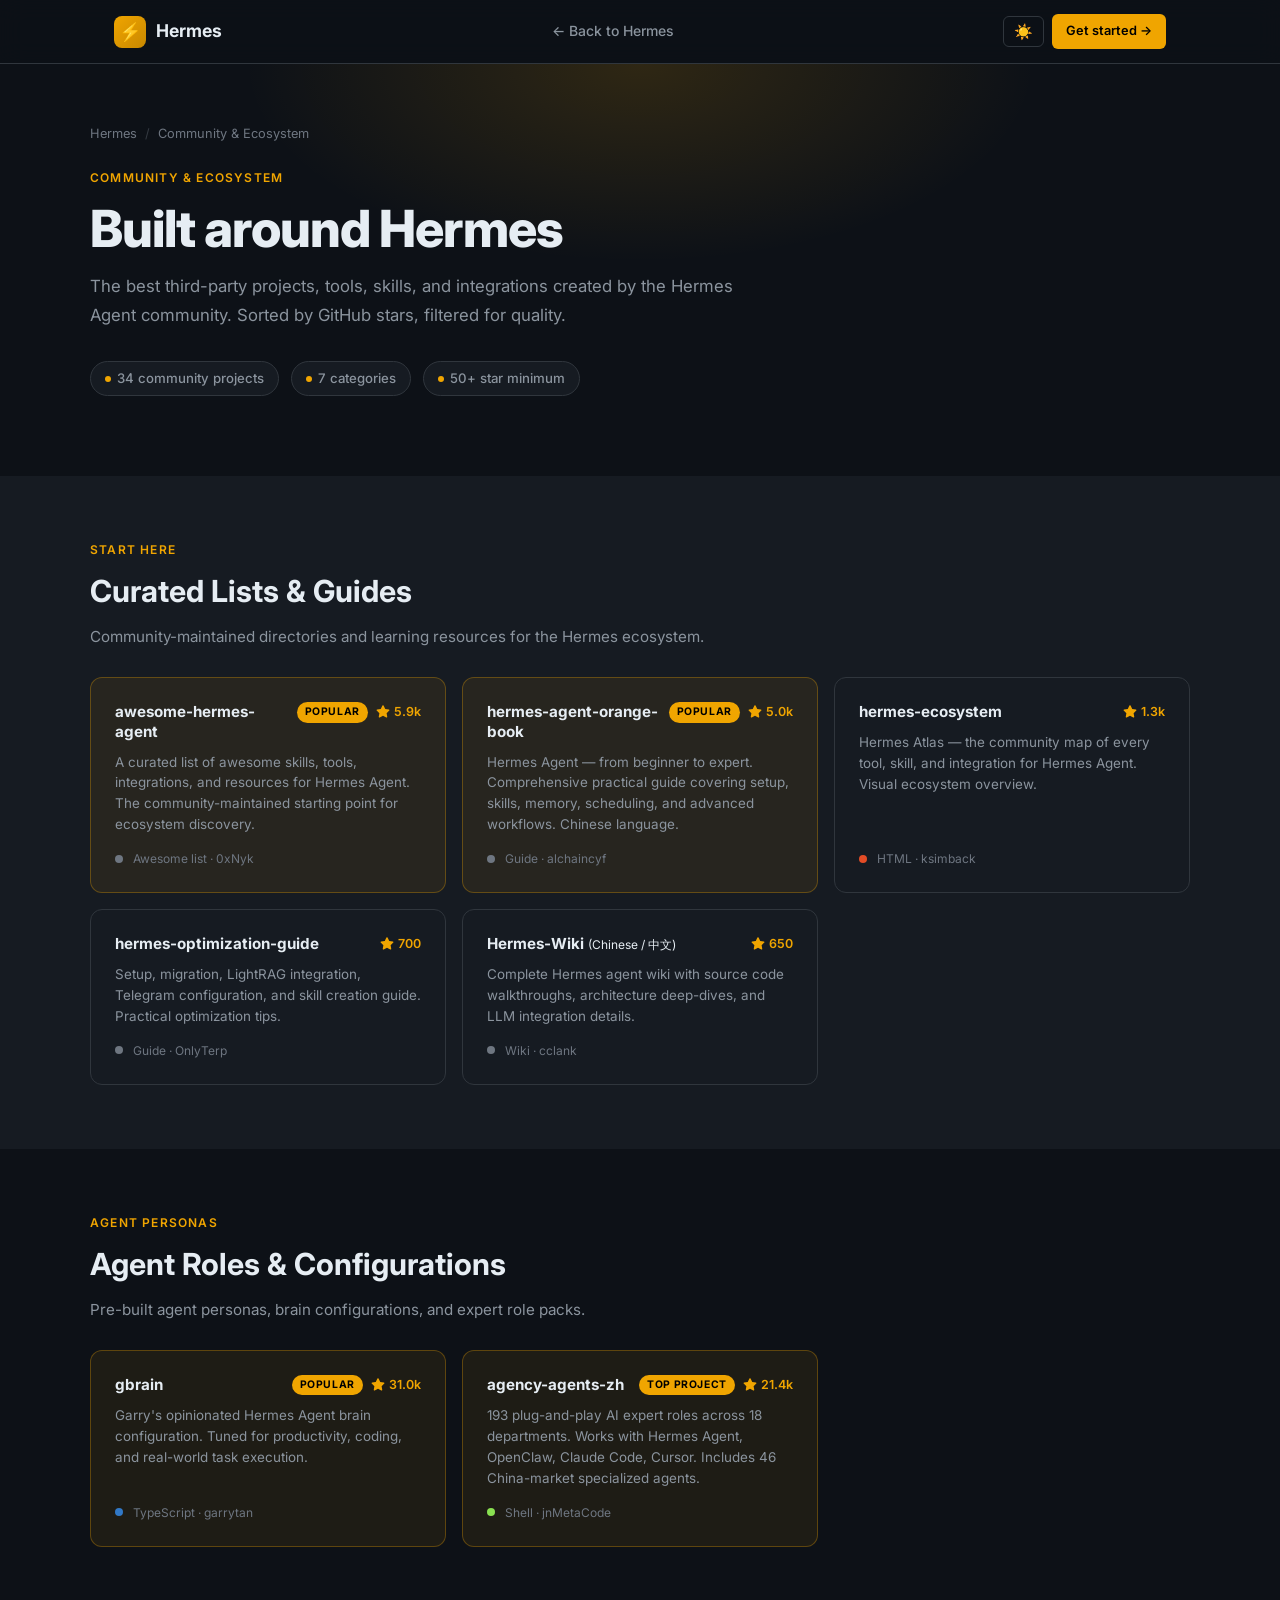
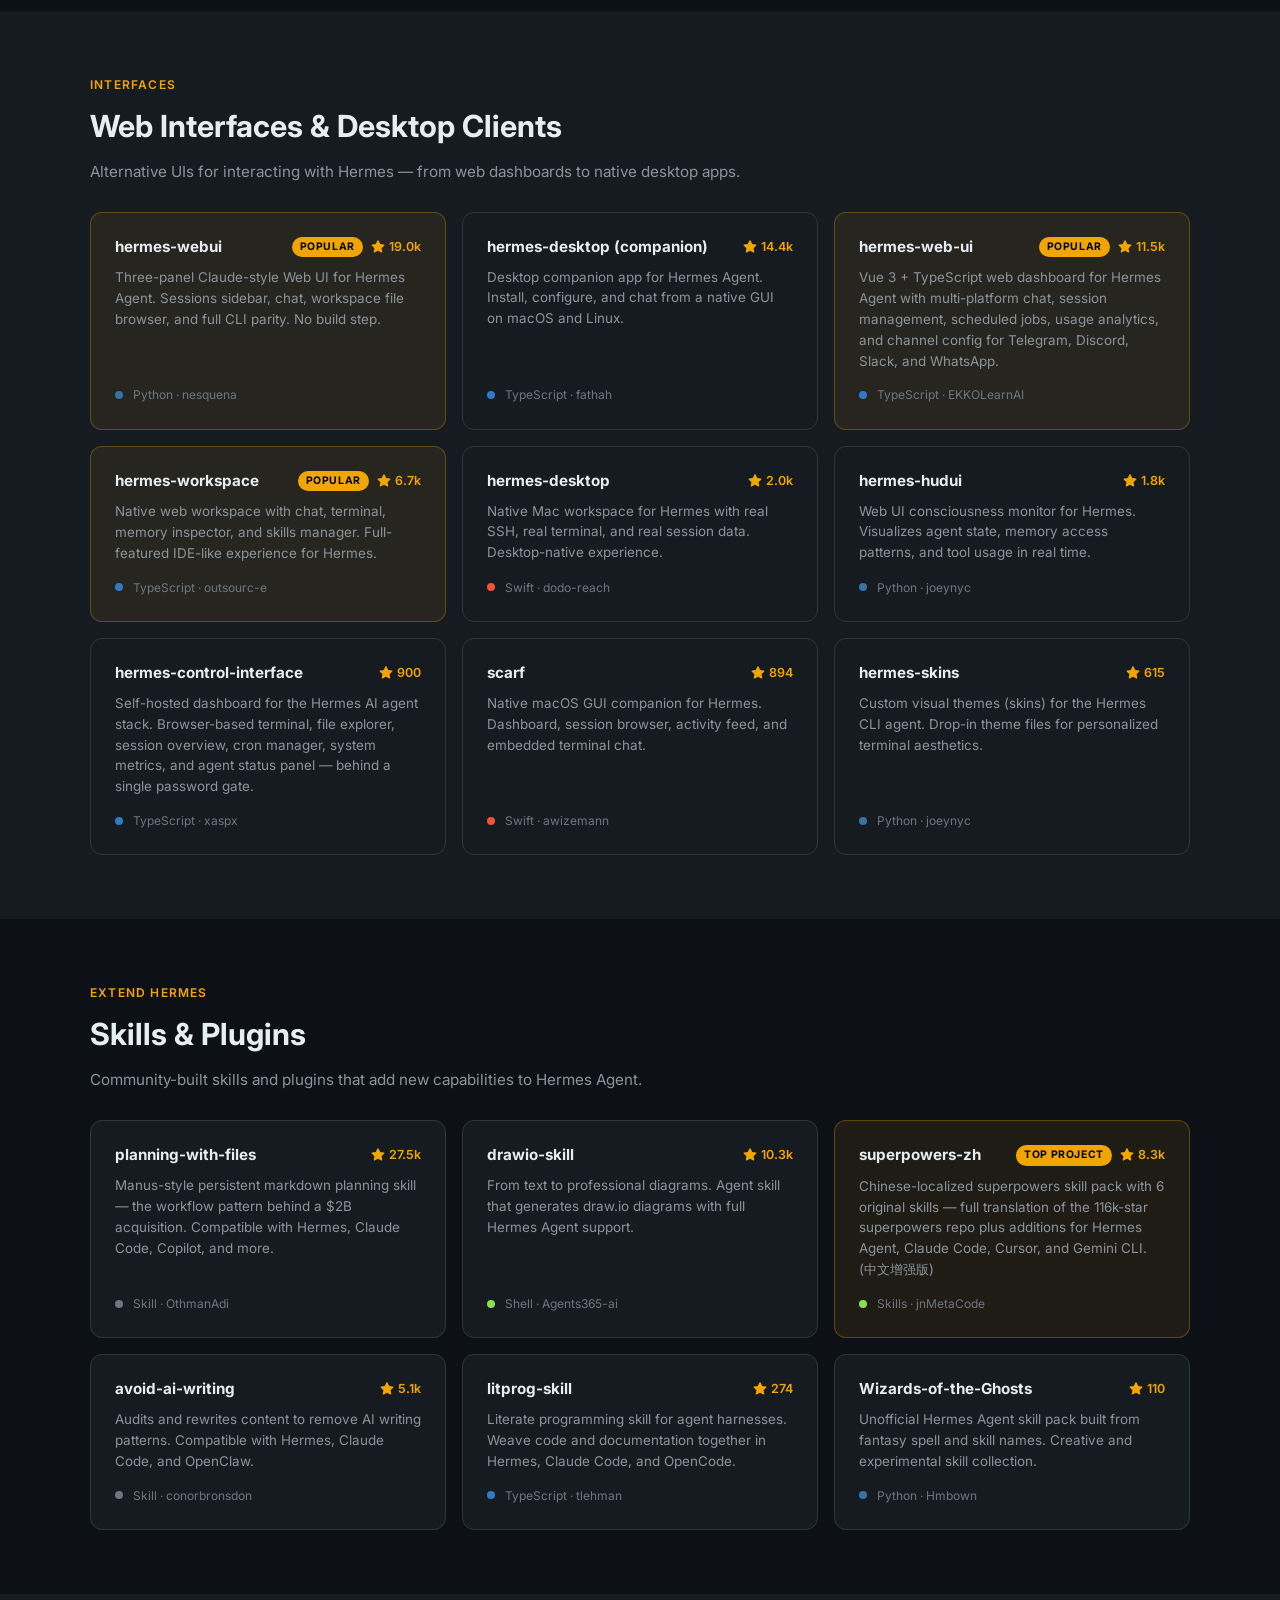
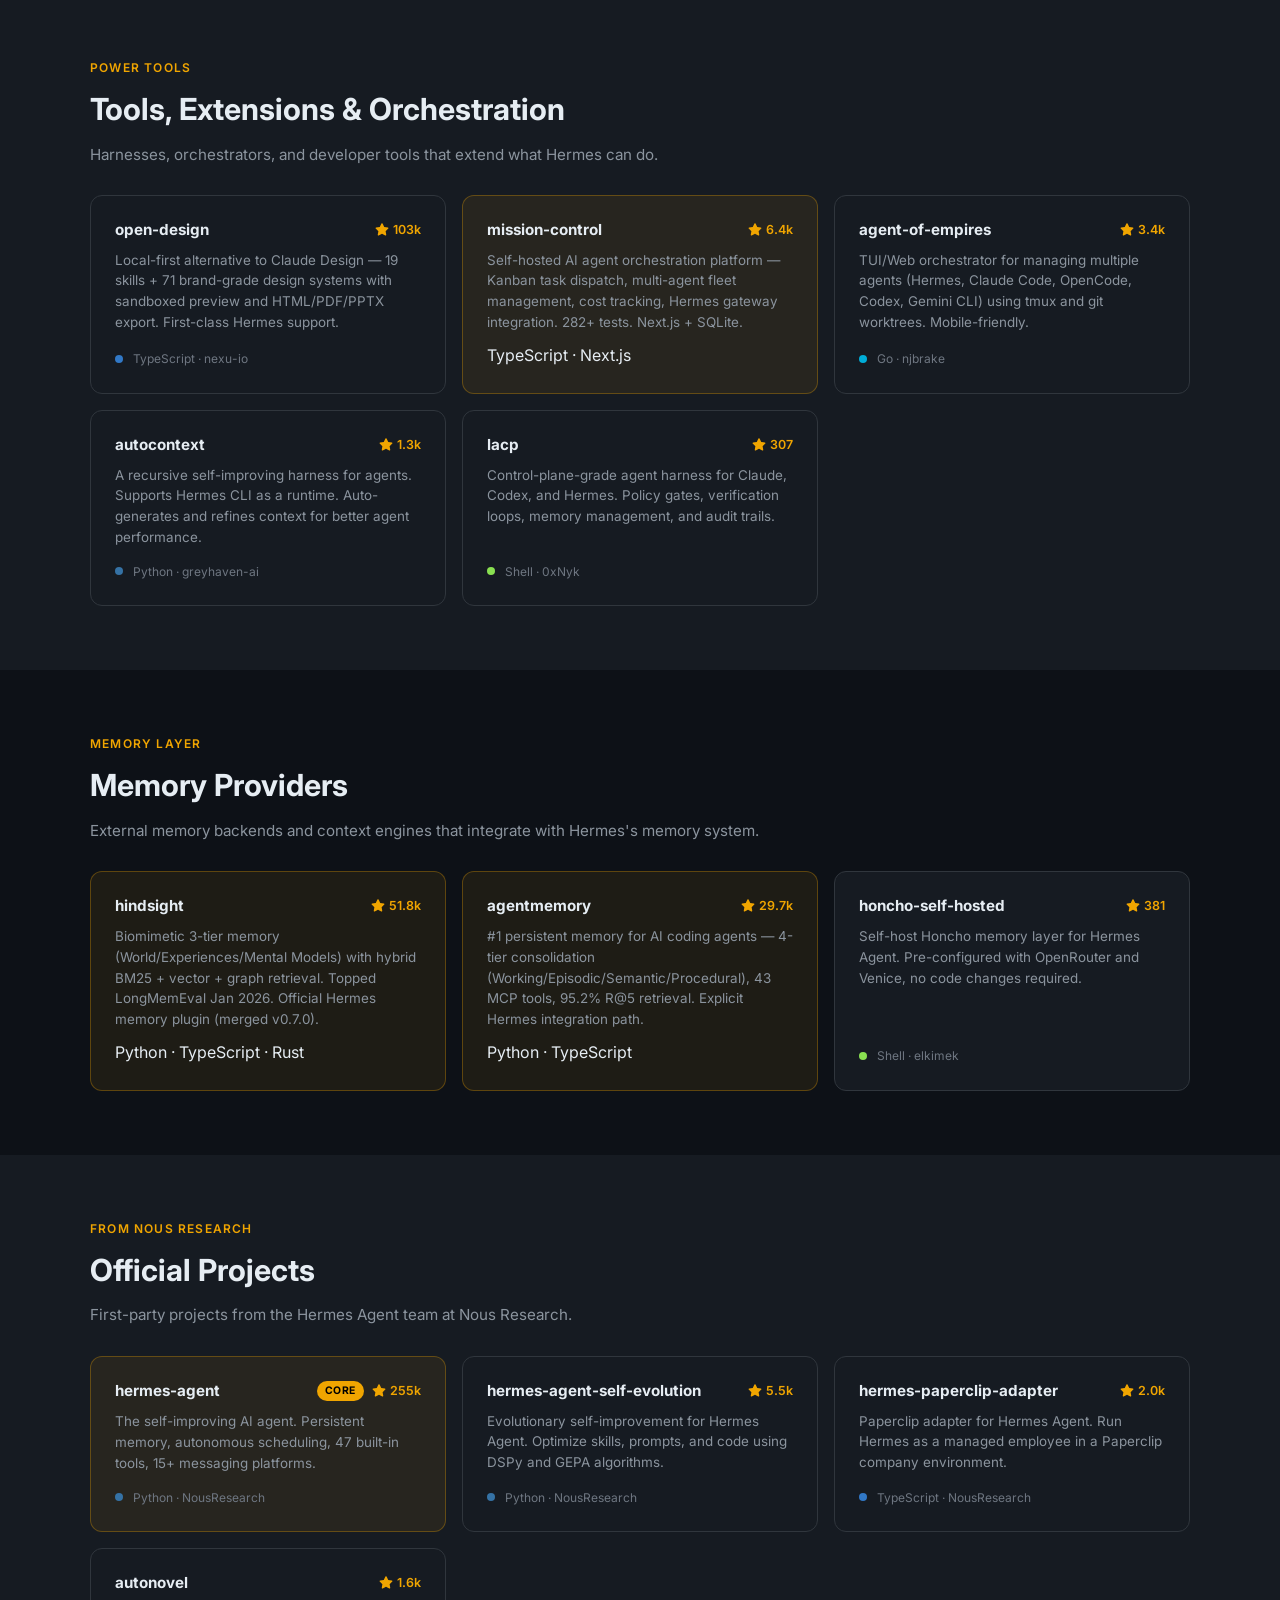
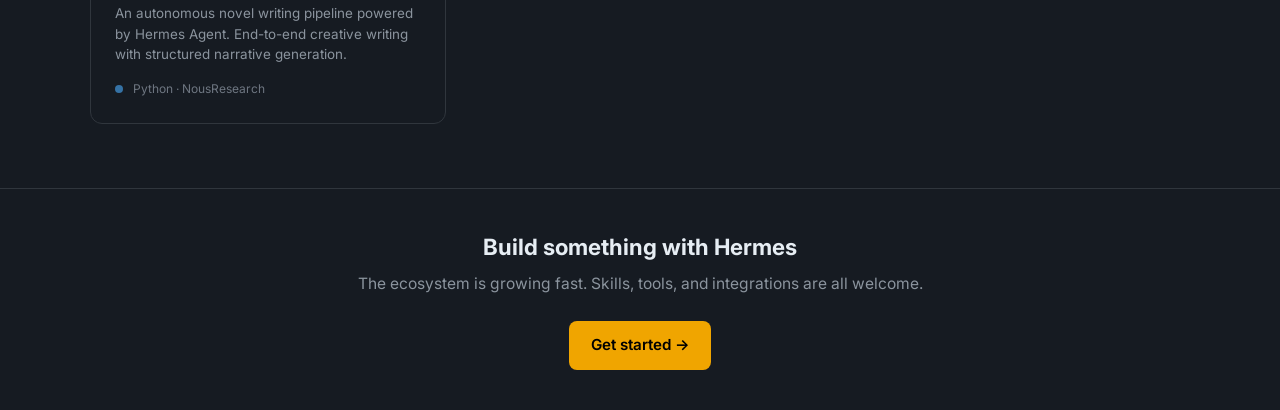
<file: community/index.html>
<!DOCTYPE html>
<html lang="en" data-theme="dark">
<head>
  <script>
    // Canonical URL: strip trailing index.html so links always show the clean path
    (function(){
      var p = window.location.pathname;
      if (p.endsWith('/index.html')) {
        var clean = p.slice(0, p.length - 'index.html'.length);
        window.history.replaceState(null, '', clean + window.location.search + window.location.hash);
      }
    })();
  </script>
  <meta charset="UTF-8" />
  <meta name="viewport" content="width=device-width, initial-scale=1.0" />
  <title>Hermes Ecosystem — Community Projects &amp; Tools</title>
  <meta name="description" content="The best third-party projects, tools, skills, and integrations built around Hermes Agent by the open-source community." />
  <meta property="og:title" content="Hermes Ecosystem — Community Projects & Tools" />
  <meta property="og:description" content="The best third-party projects, tools, skills, and integrations built around Hermes Agent." />
  <meta property="og:type" content="website" />
  <link rel="icon" type="image/svg+xml" href="/favicon.svg" />
  <link rel="icon" type="image/png" sizes="32x32" href="/favicon-32.png" />
  <link rel="icon" type="image/png" sizes="192x192" href="/favicon-192.png" />
  <link rel="shortcut icon" href="/favicon.ico" />
  <link rel="apple-touch-icon" sizes="512x512" href="/apple-touch-icon.png" />
  <link rel="preconnect" href="https://fonts.googleapis.com" />
  <link rel="preconnect" href="https://fonts.gstatic.com" crossorigin />
  <link href="https://fonts.googleapis.com/css2?family=Inter:wght@300;400;500;600;700;800&family=JetBrains+Mono:wght@400;500&display=swap" rel="stylesheet" />
  <style>
    :root {
      --bg-primary: #0d1117;
      --bg-secondary: #161b22;
      --bg-tertiary: #21262d;
      --bg-card: #161b22;
      --bg-card-hover: #1c2128;
      --border: #30363d;
      --border-hover: #484f58;
      --text-primary: #e6edf3;
      --text-secondary: #8b949e;
      --text-muted: #6e7681;
      --accent: #f0a500;
      --accent-dim: #c88800;
      --accent-glow: rgba(240,165,0,0.15);
      --accent-subtle: rgba(240,165,0,0.08);
      --green: #3fb950;
      --red: #f85149;
      --blue: #58a6ff;
      --purple: #bc8cff;
      --nav-height: 64px;
      --radius: 8px;
      --radius-lg: 12px;
      --shadow: 0 1px 3px rgba(0,0,0,0.4),0 4px 16px rgba(0,0,0,0.3);
    }
    [data-theme="light"] {
      --bg-primary: #ffffff;
      --bg-secondary: #f6f8fa;
      --bg-tertiary: #eaeef2;
      --bg-card: #ffffff;
      --bg-card-hover: #f6f8fa;
      --border: #d0d7de;
      --border-hover: #9198a1;
      --text-primary: #1f2328;
      --text-secondary: #656d76;
      --text-muted: #9198a1;
      --accent: #c07800;
      --accent-dim: #a06000;
      --accent-glow: rgba(192,120,0,0.12);
      --accent-subtle: rgba(192,120,0,0.06);
      --green: #1a7f37;
      --red: #cf222e;
      --blue: #0969da;
      --purple: #7c3aed;
      --shadow: 0 1px 3px rgba(0,0,0,0.1),0 4px 16px rgba(0,0,0,0.06);
    }
    *,*::before,*::after{box-sizing:border-box;margin:0;padding:0}
    html{scroll-behavior:smooth;font-size:16px;overflow-x:hidden}
    body{font-family:'Inter',-apple-system,BlinkMacSystemFont,'Segoe UI',sans-serif;background:var(--bg-primary);color:var(--text-primary);line-height:1.6;transition:background 0.2s,color 0.2s;-webkit-font-smoothing:antialiased}
    a{color:var(--accent);text-decoration:none;transition:color 0.15s}
    a:hover{color:var(--accent-dim)}
    ::-webkit-scrollbar{width:6px;height:6px}
    ::-webkit-scrollbar-track{background:var(--bg-secondary)}
    ::-webkit-scrollbar-thumb{background:var(--border);border-radius:3px}

    /* Nav */
    #nav{position:fixed;top:0;left:0;right:0;height:var(--nav-height);background:rgba(13,17,23,0.92);backdrop-filter:blur(12px);-webkit-backdrop-filter:blur(12px);border-bottom:1px solid var(--border);z-index:1000}
    [data-theme="light"] #nav{background:rgba(255,255,255,0.92)}
    .nav-inner{max-width:1100px;margin:0 auto;padding:0 24px;height:100%;display:flex;align-items:center;justify-content:space-between;gap:16px}
    .nav-logo{display:flex;align-items:center;gap:10px;font-weight:700;font-size:1.1rem;color:var(--text-primary);text-decoration:none;flex-shrink:0}
    .nav-logo-icon{width:32px;height:32px;background:linear-gradient(135deg,var(--accent),var(--accent-dim));border-radius:8px;display:flex;align-items:center;justify-content:center;font-size:18px;line-height:1}
    .nav-back{display:flex;align-items:center;gap:6px;color:var(--text-secondary);font-size:0.875rem;font-weight:500;padding:6px 12px;border-radius:6px;transition:color 0.15s,background 0.15s;text-decoration:none}
    .nav-back:hover{color:var(--text-primary);background:var(--bg-tertiary)}
    .btn-theme{background:none;border:1px solid var(--border);color:var(--text-secondary);cursor:pointer;padding:7px 10px;border-radius:6px;font-size:15px;line-height:1;transition:border-color 0.15s,color 0.15s,background 0.15s}
    .btn-theme:hover{border-color:var(--border-hover);color:var(--text-primary);background:var(--bg-tertiary)}
    .hamburger{display:none;flex-direction:column;gap:5px;cursor:pointer;padding:6px;border:1px solid var(--border);border-radius:6px;background:none;transition:border-color 0.15s;flex-shrink:0}
    .hamburger:hover{border-color:var(--border-hover)}
    .hamburger span{display:block;width:20px;height:2px;background:var(--text-secondary);border-radius:2px;transition:transform 0.2s,opacity 0.2s}
    .hamburger.open span:nth-child(1){transform:translateY(7px) rotate(45deg)}
    .hamburger.open span:nth-child(2){opacity:0}
    .hamburger.open span:nth-child(3){transform:translateY(-7px) rotate(-45deg)}
    #community-mobile-menu{display:none;position:fixed;top:var(--nav-height);left:0;right:0;background:var(--bg-secondary);border-bottom:1px solid var(--border);padding:16px 24px;z-index:999;flex-direction:column;gap:4px}
    #community-mobile-menu.open{display:flex}
    #community-mobile-menu a{color:var(--text-secondary);font-size:0.95rem;font-weight:500;padding:10px 12px;border-radius:6px;transition:color 0.15s,background 0.15s;text-decoration:none}
    #community-mobile-menu a:hover{color:var(--text-primary);background:var(--bg-tertiary)}
    .btn-cta{background:var(--accent);color:#000;font-size:0.8rem;font-weight:600;padding:7px 14px;border-radius:6px;border:none;cursor:pointer;text-decoration:none;display:inline-block;transition:background 0.15s,transform 0.1s;white-space:nowrap}
    .btn-cta:hover{background:var(--accent-dim);color:#000;transform:translateY(-1px)}

    /* Layout */
    main{padding-top:var(--nav-height)}
    .hero{padding:60px 24px 48px;background:var(--bg-primary);position:relative;overflow:hidden}
    .hero::before{content:'';position:absolute;top:-200px;left:50%;transform:translateX(-50%);width:800px;height:400px;background:radial-gradient(ellipse at center,var(--accent-glow) 0%,transparent 70%);pointer-events:none}
    .container{max-width:1100px;margin:0 auto;position:relative}
    .section{padding:64px 24px}
    .section-alt{background:var(--bg-secondary)}

    /* Breadcrumb */
    .breadcrumb{display:flex;align-items:center;gap:8px;font-size:0.8rem;color:var(--text-muted);margin-bottom:24px;flex-wrap:wrap}
    .breadcrumb a{color:var(--text-muted)}
    .breadcrumb a:hover{color:var(--accent)}
    .breadcrumb-sep{opacity:0.4}

    /* Hero content */
    .page-label{font-size:0.75rem;font-weight:600;letter-spacing:0.1em;text-transform:uppercase;color:var(--accent);margin-bottom:12px}
    .page-title{font-size:clamp(2rem,5vw,3.2rem);font-weight:800;line-height:1.1;letter-spacing:-0.02em;margin-bottom:16px}
    .page-sub{font-size:1.05rem;color:var(--text-secondary);max-width:680px;line-height:1.7;margin-bottom:32px}

    /* Stats bar */
    .stats-bar{display:flex;flex-wrap:wrap;gap:12px;margin-bottom:32px}
    .stat-pill{display:inline-flex;align-items:center;gap:6px;background:var(--bg-secondary);border:1px solid var(--border);color:var(--text-secondary);font-size:0.825rem;font-weight:500;padding:6px 14px;border-radius:100px}
    .stat-pill .dot{width:6px;height:6px;background:var(--accent);border-radius:50%;flex-shrink:0}

    /* Category sections */
    .cat-label{font-size:0.75rem;font-weight:600;letter-spacing:0.1em;text-transform:uppercase;color:var(--accent);margin-bottom:8px}
    .cat-title{font-size:clamp(1.4rem,3vw,1.9rem);font-weight:700;margin-bottom:8px;color:var(--text-primary)}
    .cat-desc{font-size:0.95rem;color:var(--text-secondary);max-width:680px;line-height:1.65;margin-bottom:28px}

    /* Project cards */
    .project-grid{display:grid;grid-template-columns:repeat(3,minmax(0,1fr));gap:16px;margin-bottom:0}
    .project-grid > *{min-width:0}
    .project-card{background:var(--bg-card);border:1px solid var(--border);border-radius:var(--radius-lg);padding:24px;display:flex;flex-direction:column;gap:10px;transition:border-color 0.2s,transform 0.15s,background 0.2s;text-decoration:none;color:inherit}
    .project-card:hover{border-color:var(--accent);transform:translateY(-3px);background:var(--bg-card-hover);color:inherit}
    .project-header{display:flex;align-items:flex-start;justify-content:space-between;gap:8px}
    .project-name{font-size:0.95rem;font-weight:700;color:var(--text-primary);line-height:1.3;word-break:break-word;min-width:0;flex:1}
    .project-stars{display:inline-flex;align-items:center;gap:4px;font-size:0.78rem;font-weight:600;color:var(--accent);white-space:nowrap;flex-shrink:0}
    .project-stars svg{width:14px;height:14px;fill:var(--accent)}
    .project-desc{font-size:0.84rem;color:var(--text-secondary);line-height:1.55;flex:1}
    .project-meta{display:flex;align-items:center;gap:10px;font-size:0.75rem;color:var(--text-muted);margin-top:auto;padding-top:4px}
    .lang-dot{width:8px;height:8px;border-radius:50%;flex-shrink:0}
    .lang-python{background:#3572A5}
    .lang-ts{background:#3178c6}
    .lang-js{background:#f1e05a}
    .lang-swift{background:#F05138}
    .lang-shell{background:#89e051}
    .lang-html{background:#e34c26}
    .lang-go{background:#00ADD8}
    .lang-rust{background:#dea584}
    .lang-makefile{background:#427819}
    .lang-docs{background:var(--text-muted)}

    /* Featured card (wider) */
    .project-card.featured{border-color:rgba(240,165,0,0.3);background:var(--accent-subtle)}
    .project-card.featured:hover{border-color:var(--accent)}
    .featured-badge{font-size:0.65rem;font-weight:700;letter-spacing:0.06em;text-transform:uppercase;background:var(--accent);color:#000;padding:2px 8px;border-radius:100px;flex-shrink:0}

    /* CTA footer */
    .cta-strip{background:var(--bg-secondary);border-top:1px solid var(--border);padding:40px 24px;text-align:center}
    .cta-strip h2{font-size:1.4rem;font-weight:700;margin-bottom:8px}
    .cta-strip p{color:var(--text-secondary);margin-bottom:24px;font-size:0.975rem}
    .cta-btns{display:flex;gap:12px;justify-content:center;flex-wrap:wrap}
    .btn-primary{display:inline-flex;align-items:center;gap:6px;background:var(--accent);color:#000;font-weight:600;font-size:0.95rem;padding:12px 22px;border-radius:8px;transition:background 0.15s,transform 0.1s}
    .btn-primary:hover{background:var(--accent-dim);color:#000;transform:translateY(-1px)}
    .btn-secondary{display:inline-flex;align-items:center;gap:6px;background:var(--bg-card);border:1px solid var(--border);color:var(--text-primary);font-weight:500;font-size:0.95rem;padding:12px 22px;border-radius:8px;transition:border-color 0.15s,background 0.15s}
    .btn-secondary:hover{border-color:var(--border-hover);background:var(--bg-card-hover);color:var(--text-primary)}

    /* Responsive */
    @media(max-width:900px){.project-grid{grid-template-columns:repeat(2,minmax(0,1fr))}}
    @media(max-width:640px){
      .project-grid{grid-template-columns:1fr}
      .nav-back{display:none}
      .btn-cta{display:none}
      .hamburger{display:flex}
      .nav-inner{gap:8px}
      .hero{padding:48px 16px 36px}
      .section{padding:48px 16px}
    }
  </style>
</head>
<body>

<nav id="nav">
  <div class="nav-inner">
    <a href="../index.html" class="nav-logo">
      <div class="nav-logo-icon">&#9889;</div>
      Hermes
    </a>
    <a href="../index.html#resources" class="nav-back"><span>&larr; Back to Hermes</span></a>
    <div style="display:flex;align-items:center;gap:8px;flex-shrink:0">
      <button class="btn-theme" id="theme-toggle" aria-label="Toggle theme">🌙</button>
      <a href="https://hermes-agent.nousresearch.com/docs/getting-started/installation" class="btn-cta" target="_blank" rel="noopener">Get started &rarr;</a>
    </div>
    <button class="hamburger" id="community-hamburger" aria-label="Open menu">
      <span></span><span></span><span></span>
    </button>
  </div>
</nav>

<div id="community-mobile-menu">
  <a href="../index.html">⚡ Hermes Home</a>
  <a href="../index.html#why">Why Hermes</a>
  <a href="../index.html#features">Features</a>
  <a href="../index.html#compare">Compare</a>
  <a href="../index.html#install">Install</a>
  <a href="../index.html#resources">Resources</a>
  <a href="../eli5/" style="color:var(--accent)">🧠 ELI5 — What is Hermes?</a>
  <a href="../models/" style="color:var(--accent)">🤖 Best Models 2026</a>
  <a href="../index.html#resources" style="color:var(--accent)">🌎 Community &amp; Ecosystem</a>
  <a href="https://hermes-agent.nousresearch.com/docs/getting-started/installation" target="_blank" rel="noopener" style="color:var(--accent);margin-top:4px">Get started →</a>
</div>

<main>
  <div class="hero">
    <div class="container">
      <nav class="breadcrumb" aria-label="Breadcrumb">
        <a href="../index.html">Hermes</a>
        <span class="breadcrumb-sep">/</span>
        <span>Community &amp; Ecosystem</span>
      </nav>

      <div class="page-label">Community &amp; Ecosystem</div>
      <h1 class="page-title">Built around Hermes</h1>
      <p class="page-sub">The best third-party projects, tools, skills, and integrations created by the Hermes Agent community. Sorted by GitHub stars, filtered for quality.</p>

      <div class="stats-bar">
        <span class="stat-pill"><span class="dot"></span>34 community projects</span>
        <span class="stat-pill"><span class="dot"></span>7 categories</span>
        <span class="stat-pill"><span class="dot"></span>50+ star minimum</span>
      </div>
    </div>
  </div>

  <!-- ===== CURATED LISTS & GUIDES ===== -->
  <div class="section section-alt">
    <div class="container">
      <p class="cat-label">Start here</p>
      <h2 class="cat-title">Curated Lists &amp; Guides</h2>
      <p class="cat-desc">Community-maintained directories and learning resources for the Hermes ecosystem.</p>
      <div class="project-grid">
        <a href="https://github.com/0xNyk/awesome-hermes-agent" target="_blank" rel="noopener" class="project-card featured">
          <div class="project-header">
            <div class="project-name">awesome-hermes-agent</div>
            <span class="featured-badge">Popular</span>
            <span class="project-stars"><svg viewBox="0 0 16 16"><path d="M8 .25a.75.75 0 0 1 .673.418l1.882 3.815 4.21.612a.75.75 0 0 1 .416 1.279l-3.046 2.97.719 4.192a.75.75 0 0 1-1.088.791L8 12.347l-3.766 1.98a.75.75 0 0 1-1.088-.79l.72-4.194L.818 6.374a.75.75 0 0 1 .416-1.28l4.21-.611L7.327.668A.75.75 0 0 1 8 .25z"/></svg>5.9k</span>
          </div>
          <div class="project-desc">A curated list of awesome skills, tools, integrations, and resources for Hermes Agent. The community-maintained starting point for ecosystem discovery.</div>
          <div class="project-meta"><span class="lang-dot lang-docs"></span> Awesome list &middot; 0xNyk</div>
        </a>
        <a href="https://github.com/alchaincyf/hermes-agent-orange-book" target="_blank" rel="noopener" class="project-card featured">
          <div class="project-header">
            <div class="project-name">hermes-agent-orange-book</div>
            <span class="featured-badge">Popular</span>
            <span class="project-stars"><svg viewBox="0 0 16 16"><path d="M8 .25a.75.75 0 0 1 .673.418l1.882 3.815 4.21.612a.75.75 0 0 1 .416 1.279l-3.046 2.97.719 4.192a.75.75 0 0 1-1.088.791L8 12.347l-3.766 1.98a.75.75 0 0 1-1.088-.79l.72-4.194L.818 6.374a.75.75 0 0 1 .416-1.28l4.21-.611L7.327.668A.75.75 0 0 1 8 .25z"/></svg>5.0k</span>
          </div>
          <div class="project-desc">Hermes Agent &mdash; from beginner to expert. Comprehensive practical guide covering setup, skills, memory, scheduling, and advanced workflows. Chinese language.</div>
          <div class="project-meta"><span class="lang-dot lang-docs"></span> Guide &middot; alchaincyf</div>
        </a>
        <a href="https://github.com/ksimback/hermes-ecosystem" target="_blank" rel="noopener" class="project-card">
          <div class="project-header">
            <div class="project-name">hermes-ecosystem</div>
            <span class="project-stars"><svg viewBox="0 0 16 16"><path d="M8 .25a.75.75 0 0 1 .673.418l1.882 3.815 4.21.612a.75.75 0 0 1 .416 1.279l-3.046 2.97.719 4.192a.75.75 0 0 1-1.088.791L8 12.347l-3.766 1.98a.75.75 0 0 1-1.088-.79l.72-4.194L.818 6.374a.75.75 0 0 1 .416-1.28l4.21-.611L7.327.668A.75.75 0 0 1 8 .25z"/></svg>1.3k</span>
          </div>
          <div class="project-desc">Hermes Atlas &mdash; the community map of every tool, skill, and integration for Hermes Agent. Visual ecosystem overview.</div>
          <div class="project-meta"><span class="lang-dot lang-html"></span> HTML &middot; ksimback</div>
        </a>
        <a href="https://github.com/OnlyTerp/hermes-optimization-guide" target="_blank" rel="noopener" class="project-card">
          <div class="project-header">
            <div class="project-name">hermes-optimization-guide</div>
            <span class="project-stars"><svg viewBox="0 0 16 16"><path d="M8 .25a.75.75 0 0 1 .673.418l1.882 3.815 4.21.612a.75.75 0 0 1 .416 1.279l-3.046 2.97.719 4.192a.75.75 0 0 1-1.088.791L8 12.347l-3.766 1.98a.75.75 0 0 1-1.088-.79l.72-4.194L.818 6.374a.75.75 0 0 1 .416-1.28l4.21-.611L7.327.668A.75.75 0 0 1 8 .25z"/></svg>700</span>
          </div>
          <div class="project-desc">Setup, migration, LightRAG integration, Telegram configuration, and skill creation guide. Practical optimization tips.</div>
          <div class="project-meta"><span class="lang-dot lang-docs"></span> Guide &middot; OnlyTerp</div>
        </a>
        <a href="https://github.com/cclank/Hermes-Wiki" target="_blank" rel="noopener" class="project-card">
          <div class="project-header">
            <div class="project-name">Hermes-Wiki <span style="font-weight: normal; font-size: 12px;">(Chinese / 中文)</span></div>
            <span class="project-stars"><svg viewBox="0 0 16 16"><path d="M8 .25a.75.75 0 0 1 .673.418l1.882 3.815 4.21.612a.75.75 0 0 1 .416 1.279l-3.046 2.97.719 4.192a.75.75 0 0 1-1.088.791L8 12.347l-3.766 1.98a.75.75 0 0 1-1.088-.79l.72-4.194L.818 6.374a.75.75 0 0 1 .416-1.28l4.21-.611L7.327.668A.75.75 0 0 1 8 .25z"/></svg>650</span>
          </div>
          <div class="project-desc">Complete Hermes agent wiki with source code walkthroughs, architecture deep-dives, and LLM integration details.</div>
          <div class="project-meta"><span class="lang-dot lang-docs"></span> Wiki &middot; cclank</div>
        </a>
      </div>
    </div>
  </div>

  <!-- ===== AGENT ROLES & CONFIGS ===== -->
  <div class="section">
    <div class="container">
      <p class="cat-label">Agent personas</p>
      <h2 class="cat-title">Agent Roles &amp; Configurations</h2>
      <p class="cat-desc">Pre-built agent personas, brain configurations, and expert role packs.</p>
      <div class="project-grid">
        <a href="https://github.com/garrytan/gbrain" target="_blank" rel="noopener" class="project-card featured">
          <div class="project-header">
            <div class="project-name">gbrain</div>
            <span class="featured-badge">Popular</span>
            <span class="project-stars"><svg viewBox="0 0 16 16"><path d="M8 .25a.75.75 0 0 1 .673.418l1.882 3.815 4.21.612a.75.75 0 0 1 .416 1.279l-3.046 2.97.719 4.192a.75.75 0 0 1-1.088.791L8 12.347l-3.766 1.98a.75.75 0 0 1-1.088-.79l.72-4.194L.818 6.374a.75.75 0 0 1 .416-1.28l4.21-.611L7.327.668A.75.75 0 0 1 8 .25z"/></svg>31.0k</span>
          </div>
          <div class="project-desc">Garry's opinionated Hermes Agent brain configuration. Tuned for productivity, coding, and real-world task execution.</div>
          <div class="project-meta"><span class="lang-dot lang-ts"></span> TypeScript &middot; garrytan</div>
        </a>
        <a href="https://github.com/jnMetaCode/agency-agents-zh" target="_blank" rel="noopener" class="project-card featured">
          <div class="project-header">
            <div class="project-name">agency-agents-zh</div>
            <span class="featured-badge">Top project</span>
            <span class="project-stars"><svg viewBox="0 0 16 16"><path d="M8 .25a.75.75 0 0 1 .673.418l1.882 3.815 4.21.612a.75.75 0 0 1 .416 1.279l-3.046 2.97.719 4.192a.75.75 0 0 1-1.088.791L8 12.347l-3.766 1.98a.75.75 0 0 1-1.088-.79l.72-4.194L.818 6.374a.75.75 0 0 1 .416-1.28l4.21-.611L7.327.668A.75.75 0 0 1 8 .25z"/></svg>21.4k</span>
          </div>
          <div class="project-desc">193 plug-and-play AI expert roles across 18 departments. Works with Hermes Agent, OpenClaw, Claude Code, Cursor. Includes 46 China-market specialized agents.</div>
          <div class="project-meta"><span class="lang-dot lang-shell"></span> Shell &middot; jnMetaCode</div>
        </a>
      </div>
    </div>
  </div>

  <!-- ===== WEB INTERFACES & DESKTOP ===== -->
  <div class="section section-alt">
    <div class="container">
      <p class="cat-label">Interfaces</p>
      <h2 class="cat-title">Web Interfaces &amp; Desktop Clients</h2>
      <p class="cat-desc">Alternative UIs for interacting with Hermes &mdash; from web dashboards to native desktop apps.</p>
      <div class="project-grid">
        <a href="https://github.com/nesquena/hermes-webui" target="_blank" rel="noopener" class="project-card featured">
          <div class="project-header">
            <div class="project-name">hermes-webui</div>
            <span class="featured-badge">Popular</span>
            <span class="project-stars"><svg viewBox="0 0 16 16"><path d="M8 .25a.75.75 0 0 1 .673.418l1.882 3.815 4.21.612a.75.75 0 0 1 .416 1.279l-3.046 2.97.719 4.192a.75.75 0 0 1-1.088.791L8 12.347l-3.766 1.98a.75.75 0 0 1-1.088-.79l.72-4.194L.818 6.374a.75.75 0 0 1 .416-1.28l4.21-.611L7.327.668A.75.75 0 0 1 8 .25z"/></svg>19.0k</span>
          </div>
          <div class="project-desc">Three-panel Claude-style Web UI for Hermes Agent. Sessions sidebar, chat, workspace file browser, and full CLI parity. No build step.</div>
          <div class="project-meta"><span class="lang-dot lang-python"></span> Python &middot; nesquena</div>
        </a>
        <a href="https://github.com/fathah/hermes-desktop" target="_blank" rel="noopener" class="project-card">
          <div class="project-header">
            <div class="project-name">hermes-desktop (companion)</div>
            <span class="project-stars"><svg viewBox="0 0 16 16"><path d="M8 .25a.75.75 0 0 1 .673.418l1.882 3.815 4.21.612a.75.75 0 0 1 .416 1.279l-3.046 2.97.719 4.192a.75.75 0 0 1-1.088.791L8 12.347l-3.766 1.98a.75.75 0 0 1-1.088-.79l.72-4.194L.818 6.374a.75.75 0 0 1 .416-1.28l4.21-.611L7.327.668A.75.75 0 0 1 8 .25z"/></svg>14.4k</span>
          </div>
          <div class="project-desc">Desktop companion app for Hermes Agent. Install, configure, and chat from a native GUI on macOS and Linux.</div>
          <div class="project-meta"><span class="lang-dot lang-ts"></span> TypeScript &middot; fathah</div>
        </a>
        <a href="https://github.com/EKKOLearnAI/hermes-web-ui" target="_blank" rel="noopener" class="project-card featured">
          <div class="project-header">
            <div class="project-name">hermes-web-ui</div>
            <span class="featured-badge">Popular</span>
            <span class="project-stars"><svg viewBox="0 0 16 16"><path d="M8 .25a.75.75 0 0 1 .673.418l1.882 3.815 4.21.612a.75.75 0 0 1 .416 1.279l-3.046 2.97.719 4.192a.75.75 0 0 1-1.088.791L8 12.347l-3.766 1.98a.75.75 0 0 1-1.088-.79l.72-4.194L.818 6.374a.75.75 0 0 1 .416-1.28l4.21-.611L7.327.668A.75.75 0 0 1 8 .25z"/></svg>11.5k</span>
          </div>
          <div class="project-desc">Vue 3 + TypeScript web dashboard for Hermes Agent with multi-platform chat, session management, scheduled jobs, usage analytics, and channel config for Telegram, Discord, Slack, and WhatsApp.</div>
          <div class="project-meta"><span class="lang-dot lang-ts"></span> TypeScript &middot; EKKOLearnAI</div>
        </a>
        <a href="https://github.com/outsourc-e/hermes-workspace" target="_blank" rel="noopener" class="project-card featured">
          <div class="project-header">
            <div class="project-name">hermes-workspace</div>
            <span class="featured-badge">Popular</span>
            <span class="project-stars"><svg viewBox="0 0 16 16"><path d="M8 .25a.75.75 0 0 1 .673.418l1.882 3.815 4.21.612a.75.75 0 0 1 .416 1.279l-3.046 2.97.719 4.192a.75.75 0 0 1-1.088.791L8 12.347l-3.766 1.98a.75.75 0 0 1-1.088-.79l.72-4.194L.818 6.374a.75.75 0 0 1 .416-1.28l4.21-.611L7.327.668A.75.75 0 0 1 8 .25z"/></svg>6.7k</span>
          </div>
          <div class="project-desc">Native web workspace with chat, terminal, memory inspector, and skills manager. Full-featured IDE-like experience for Hermes.</div>
          <div class="project-meta"><span class="lang-dot lang-ts"></span> TypeScript &middot; outsourc-e</div>
        </a>
        <a href="https://github.com/dodo-reach/hermes-desktop" target="_blank" rel="noopener" class="project-card">
          <div class="project-header">
            <div class="project-name">hermes-desktop</div>
            <span class="project-stars"><svg viewBox="0 0 16 16"><path d="M8 .25a.75.75 0 0 1 .673.418l1.882 3.815 4.21.612a.75.75 0 0 1 .416 1.279l-3.046 2.97.719 4.192a.75.75 0 0 1-1.088.791L8 12.347l-3.766 1.98a.75.75 0 0 1-1.088-.79l.72-4.194L.818 6.374a.75.75 0 0 1 .416-1.28l4.21-.611L7.327.668A.75.75 0 0 1 8 .25z"/></svg>2.0k</span>
          </div>
          <div class="project-desc">Native Mac workspace for Hermes with real SSH, real terminal, and real session data. Desktop-native experience.</div>
          <div class="project-meta"><span class="lang-dot lang-swift"></span> Swift &middot; dodo-reach</div>
        </a>
        <a href="https://github.com/joeynyc/hermes-hudui" target="_blank" rel="noopener" class="project-card">
          <div class="project-header">
            <div class="project-name">hermes-hudui</div>
            <span class="project-stars"><svg viewBox="0 0 16 16"><path d="M8 .25a.75.75 0 0 1 .673.418l1.882 3.815 4.21.612a.75.75 0 0 1 .416 1.279l-3.046 2.97.719 4.192a.75.75 0 0 1-1.088.791L8 12.347l-3.766 1.98a.75.75 0 0 1-1.088-.79l.72-4.194L.818 6.374a.75.75 0 0 1 .416-1.28l4.21-.611L7.327.668A.75.75 0 0 1 8 .25z"/></svg>1.8k</span>
          </div>
          <div class="project-desc">Web UI consciousness monitor for Hermes. Visualizes agent state, memory access patterns, and tool usage in real time.</div>
          <div class="project-meta"><span class="lang-dot lang-python"></span> Python &middot; joeynyc</div>
        </a>
        <a href="https://github.com/xaspx/hermes-control-interface" target="_blank" rel="noopener" class="project-card">
          <div class="project-header">
            <div class="project-name">hermes-control-interface</div>
            <span class="project-stars"><svg viewBox="0 0 16 16"><path d="M8 .25a.75.75 0 0 1 .673.418l1.882 3.815 4.21.612a.75.75 0 0 1 .416 1.279l-3.046 2.97.719 4.192a.75.75 0 0 1-1.088.791L8 12.347l-3.766 1.98a.75.75 0 0 1-1.088-.79l.72-4.194L.818 6.374a.75.75 0 0 1 .416-1.28l4.21-.611L7.327.668A.75.75 0 0 1 8 .25z"/></svg>900</span>
          </div>
          <div class="project-desc">Self-hosted dashboard for the Hermes AI agent stack. Browser-based terminal, file explorer, session overview, cron manager, system metrics, and agent status panel — behind a single password gate.</div>
          <div class="project-meta"><span class="lang-dot lang-ts"></span> TypeScript &middot; xaspx</div>
        </a>
        <a href="https://github.com/awizemann/scarf" target="_blank" rel="noopener" class="project-card">
          <div class="project-header">
            <div class="project-name">scarf</div>
            <span class="project-stars"><svg viewBox="0 0 16 16"><path d="M8 .25a.75.75 0 0 1 .673.418l1.882 3.815 4.21.612a.75.75 0 0 1 .416 1.279l-3.046 2.97.719 4.192a.75.75 0 0 1-1.088.791L8 12.347l-3.766 1.98a.75.75 0 0 1-1.088-.79l.72-4.194L.818 6.374a.75.75 0 0 1 .416-1.28l4.21-.611L7.327.668A.75.75 0 0 1 8 .25z"/></svg>894</span>
          </div>
          <div class="project-desc">Native macOS GUI companion for Hermes. Dashboard, session browser, activity feed, and embedded terminal chat.</div>
          <div class="project-meta"><span class="lang-dot lang-swift"></span> Swift &middot; awizemann</div>
        </a>
        <a href="https://github.com/joeynyc/hermes-skins" target="_blank" rel="noopener" class="project-card">
          <div class="project-header">
            <div class="project-name">hermes-skins</div>
            <span class="project-stars"><svg viewBox="0 0 16 16"><path d="M8 .25a.75.75 0 0 1 .673.418l1.882 3.815 4.21.612a.75.75 0 0 1 .416 1.279l-3.046 2.97.719 4.192a.75.75 0 0 1-1.088.791L8 12.347l-3.766 1.98a.75.75 0 0 1-1.088-.79l.72-4.194L.818 6.374a.75.75 0 0 1 .416-1.28l4.21-.611L7.327.668A.75.75 0 0 1 8 .25z"/></svg>615</span>
          </div>
          <div class="project-desc">Custom visual themes (skins) for the Hermes CLI agent. Drop-in theme files for personalized terminal aesthetics.</div>
          <div class="project-meta"><span class="lang-dot lang-python"></span> Python &middot; joeynyc</div>
        </a>
      </div>
    </div>
  </div>

  <!-- ===== SKILLS & PLUGINS ===== -->
  <div class="section">
    <div class="container">
      <p class="cat-label">Extend Hermes</p>
      <h2 class="cat-title">Skills &amp; Plugins</h2>
      <p class="cat-desc">Community-built skills and plugins that add new capabilities to Hermes Agent.</p>
      <div class="project-grid">
        <a href="https://github.com/OthmanAdi/planning-with-files" target="_blank" rel="noopener" class="project-card">
          <div class="project-header">
            <div class="project-name">planning-with-files</div>
            <span class="project-stars"><svg viewBox="0 0 16 16"><path d="M8 .25a.75.75 0 0 1 .673.418l1.882 3.815 4.21.612a.75.75 0 0 1 .416 1.279l-3.046 2.97.719 4.192a.75.75 0 0 1-1.088.791L8 12.347l-3.766 1.98a.75.75 0 0 1-1.088-.79l.72-4.194L.818 6.374a.75.75 0 0 1 .416-1.28l4.21-.611L7.327.668A.75.75 0 0 1 8 .25z"/></svg>27.5k</span>
          </div>
          <div class="project-desc">Manus-style persistent markdown planning skill — the workflow pattern behind a $2B acquisition. Compatible with Hermes, Claude Code, Copilot, and more.</div>
          <div class="project-meta"><span class="lang-dot lang-docs"></span> Skill &middot; OthmanAdi</div>
        </a>
        <a href="https://github.com/Agents365-ai/drawio-skill" target="_blank" rel="noopener" class="project-card">
          <div class="project-header">
            <div class="project-name">drawio-skill</div>
            <span class="project-stars"><svg viewBox="0 0 16 16"><path d="M8 .25a.75.75 0 0 1 .673.418l1.882 3.815 4.21.612a.75.75 0 0 1 .416 1.279l-3.046 2.97.719 4.192a.75.75 0 0 1-1.088.791L8 12.347l-3.766 1.98a.75.75 0 0 1-1.088-.79l.72-4.194L.818 6.374a.75.75 0 0 1 .416-1.28l4.21-.611L7.327.668A.75.75 0 0 1 8 .25z"/></svg>10.3k</span>
          </div>
          <div class="project-desc">From text to professional diagrams. Agent skill that generates draw.io diagrams with full Hermes Agent support.</div>
          <div class="project-meta"><span class="lang-dot lang-shell"></span> Shell &middot; Agents365-ai</div>
        </a>
        <a href="https://github.com/jnMetaCode/superpowers-zh" target="_blank" rel="noopener" class="project-card featured">
          <div class="project-header">
            <div class="project-name">superpowers-zh</div>
            <span class="featured-badge">Top project</span>
            <span class="project-stars"><svg viewBox="0 0 16 16"><path d="M8 .25a.75.75 0 0 1 .673.418l1.882 3.815 4.21.612a.75.75 0 0 1 .416 1.279l-3.046 2.97.719 4.192a.75.75 0 0 1-1.088.791L8 12.347l-3.766 1.98a.75.75 0 0 1-1.088-.79l.72-4.194L.818 6.374a.75.75 0 0 1 .416-1.28l4.21-.611L7.327.668A.75.75 0 0 1 8 .25z"/></svg>8.3k</span>
          </div>
          <div class="project-desc">Chinese-localized superpowers skill pack with 6 original skills — full translation of the 116k-star superpowers repo plus additions for Hermes Agent, Claude Code, Cursor, and Gemini CLI. (中文增强版)</div>
          <div class="project-meta"><span class="lang-dot lang-shell"></span> Skills &middot; jnMetaCode</div>
        </a>
        <a href="https://github.com/conorbronsdon/avoid-ai-writing" target="_blank" rel="noopener" class="project-card">
          <div class="project-header">
            <div class="project-name">avoid-ai-writing</div>
            <span class="project-stars"><svg viewBox="0 0 16 16"><path d="M8 .25a.75.75 0 0 1 .673.418l1.882 3.815 4.21.612a.75.75 0 0 1 .416 1.279l-3.046 2.97.719 4.192a.75.75 0 0 1-1.088.791L8 12.347l-3.766 1.98a.75.75 0 0 1-1.088-.79l.72-4.194L.818 6.374a.75.75 0 0 1 .416-1.28l4.21-.611L7.327.668A.75.75 0 0 1 8 .25z"/></svg>5.1k</span>
          </div>
          <div class="project-desc">Audits and rewrites content to remove AI writing patterns. Compatible with Hermes, Claude Code, and OpenClaw.</div>
          <div class="project-meta"><span class="lang-dot lang-docs"></span> Skill &middot; conorbronsdon</div>
        </a>
        <a href="https://github.com/tlehman/litprog-skill" target="_blank" rel="noopener" class="project-card">
          <div class="project-header">
            <div class="project-name">litprog-skill</div>
            <span class="project-stars"><svg viewBox="0 0 16 16"><path d="M8 .25a.75.75 0 0 1 .673.418l1.882 3.815 4.21.612a.75.75 0 0 1 .416 1.279l-3.046 2.97.719 4.192a.75.75 0 0 1-1.088.791L8 12.347l-3.766 1.98a.75.75 0 0 1-1.088-.79l.72-4.194L.818 6.374a.75.75 0 0 1 .416-1.28l4.21-.611L7.327.668A.75.75 0 0 1 8 .25z"/></svg>274</span>
          </div>
          <div class="project-desc">Literate programming skill for agent harnesses. Weave code and documentation together in Hermes, Claude Code, and OpenCode.</div>
          <div class="project-meta"><span class="lang-dot lang-ts"></span> TypeScript &middot; tlehman</div>
        </a>
        <a href="https://github.com/Hmbown/Wizards-of-the-Ghosts" target="_blank" rel="noopener" class="project-card">
          <div class="project-header">
            <div class="project-name">Wizards-of-the-Ghosts</div>
            <span class="project-stars"><svg viewBox="0 0 16 16"><path d="M8 .25a.75.75 0 0 1 .673.418l1.882 3.815 4.21.612a.75.75 0 0 1 .416 1.279l-3.046 2.97.719 4.192a.75.75 0 0 1-1.088.791L8 12.347l-3.766 1.98a.75.75 0 0 1-1.088-.79l.72-4.194L.818 6.374a.75.75 0 0 1 .416-1.28l4.21-.611L7.327.668A.75.75 0 0 1 8 .25z"/></svg>110</span>
          </div>
          <div class="project-desc">Unofficial Hermes Agent skill pack built from fantasy spell and skill names. Creative and experimental skill collection.</div>
          <div class="project-meta"><span class="lang-dot lang-python"></span> Python &middot; Hmbown</div>
        </a>
      </div>
    </div>
  </div>

  <!-- ===== TOOLS & EXTENSIONS ===== -->
  <div class="section section-alt">
    <div class="container">
      <p class="cat-label">Power tools</p>
      <h2 class="cat-title">Tools, Extensions &amp; Orchestration</h2>
      <p class="cat-desc">Harnesses, orchestrators, and developer tools that extend what Hermes can do.</p>
      <div class="project-grid">
        <a href="https://github.com/nexu-io/open-design" target="_blank" rel="noopener" class="project-card">
          <div class="project-header">
            <div class="project-name">open-design</div>
            <span class="project-stars"><svg viewBox="0 0 16 16"><path d="M8 .25a.75.75 0 0 1 .673.418l1.882 3.815 4.21.612a.75.75 0 0 1 .416 1.279l-3.046 2.97.719 4.192a.75.75 0 0 1-1.088.791L8 12.347l-3.766 1.98a.75.75 0 0 1-1.088-.79l.72-4.194L.818 6.374a.75.75 0 0 1 .416-1.28l4.21-.611L7.327.668A.75.75 0 0 1 8 .25z"/></svg>103k</span>
          </div>
          <div class="project-desc">Local-first alternative to Claude Design — 19 skills + 71 brand-grade design systems with sandboxed preview and HTML/PDF/PPTX export. First-class Hermes support.</div>
          <div class="project-meta"><span class="lang-dot lang-ts"></span> TypeScript &middot; nexu-io</div>
        </a>
        <a href="https://github.com/builderz-labs/mission-control" target="_blank" rel="noopener" class="project-card featured">
          <div class="project-header">
            <div class="project-name">mission-control</div>
            <span class="project-stars"><svg viewBox="0 0 16 16"><path d="M8 .25a.75.75 0 0 1 .673.418l1.882 3.815 4.21.612a.75.75 0 0 1 .416 1.279l-3.046 2.97.719 4.192a.75.75 0 0 1-1.088.791L8 12.347l-3.766 1.98a.75.75 0 0 1-1.088-.79l.72-4.194L.818 6.374a.75.75 0 0 1 .416-1.28l4.21-.611L7.327.668A.75.75 0 0 1 8 .25z"/></svg>6.4k</span>
          </div>
          <div class="project-desc">Self-hosted AI agent orchestration platform — Kanban task dispatch, multi-agent fleet management, cost tracking, Hermes gateway integration. 282+ tests. Next.js + SQLite.</div>
          <div class="project-lang">TypeScript · Next.js</div>
        </a>
        <a href="https://github.com/njbrake/agent-of-empires" target="_blank" rel="noopener" class="project-card">
          <div class="project-header">
            <div class="project-name">agent-of-empires</div>
            <span class="project-stars"><svg viewBox="0 0 16 16"><path d="M8 .25a.75.75 0 0 1 .673.418l1.882 3.815 4.21.612a.75.75 0 0 1 .416 1.279l-3.046 2.97.719 4.192a.75.75 0 0 1-1.088.791L8 12.347l-3.766 1.98a.75.75 0 0 1-1.088-.79l.72-4.194L.818 6.374a.75.75 0 0 1 .416-1.28l4.21-.611L7.327.668A.75.75 0 0 1 8 .25z"/></svg>3.4k</span>
          </div>
          <div class="project-desc">TUI/Web orchestrator for managing multiple agents (Hermes, Claude Code, OpenCode, Codex, Gemini CLI) using tmux and git worktrees. Mobile-friendly.</div>
          <div class="project-meta"><span class="lang-dot lang-go"></span> Go &middot; njbrake</div>
        </a>
        <a href="https://github.com/greyhaven-ai/autocontext" target="_blank" rel="noopener" class="project-card">
          <div class="project-header">
            <div class="project-name">autocontext</div>
            <span class="project-stars"><svg viewBox="0 0 16 16"><path d="M8 .25a.75.75 0 0 1 .673.418l1.882 3.815 4.21.612a.75.75 0 0 1 .416 1.279l-3.046 2.97.719 4.192a.75.75 0 0 1-1.088.791L8 12.347l-3.766 1.98a.75.75 0 0 1-1.088-.79l.72-4.194L.818 6.374a.75.75 0 0 1 .416-1.28l4.21-.611L7.327.668A.75.75 0 0 1 8 .25z"/></svg>1.3k</span>
          </div>
          <div class="project-desc">A recursive self-improving harness for agents. Supports Hermes CLI as a runtime. Auto-generates and refines context for better agent performance.</div>
          <div class="project-meta"><span class="lang-dot lang-python"></span> Python &middot; greyhaven-ai</div>
        </a>
        <a href="https://github.com/0xNyk/lacp" target="_blank" rel="noopener" class="project-card">
          <div class="project-header">
            <div class="project-name">lacp</div>
            <span class="project-stars"><svg viewBox="0 0 16 16"><path d="M8 .25a.75.75 0 0 1 .673.418l1.882 3.815 4.21.612a.75.75 0 0 1 .416 1.279l-3.046 2.97.719 4.192a.75.75 0 0 1-1.088.791L8 12.347l-3.766 1.98a.75.75 0 0 1-1.088-.79l.72-4.194L.818 6.374a.75.75 0 0 1 .416-1.28l4.21-.611L7.327.668A.75.75 0 0 1 8 .25z"/></svg>307</span>
          </div>
          <div class="project-desc">Control-plane-grade agent harness for Claude, Codex, and Hermes. Policy gates, verification loops, memory management, and audit trails.</div>
          <div class="project-meta"><span class="lang-dot lang-shell"></span> Shell &middot; 0xNyk</div>
        </a>
      </div>
    </div>
  </div>

  <!-- ===== MEMORY PROVIDERS ===== -->
  <div class="section">
    <div class="container">
      <p class="cat-label">Memory layer</p>
      <h2 class="cat-title">Memory Providers</h2>
      <p class="cat-desc">External memory backends and context engines that integrate with Hermes's memory system.</p>
      <div class="project-grid">
        <a href="https://github.com/vectorize-io/hindsight" target="_blank" rel="noopener" class="project-card featured">
          <div class="project-header">
            <div class="project-name">hindsight</div>
            <span class="project-stars"><svg viewBox="0 0 16 16"><path d="M8 .25a.75.75 0 0 1 .673.418l1.882 3.815 4.21.612a.75.75 0 0 1 .416 1.279l-3.046 2.97.719 4.192a.75.75 0 0 1-1.088.791L8 12.347l-3.766 1.98a.75.75 0 0 1-1.088-.79l.72-4.194L.818 6.374a.75.75 0 0 1 .416-1.28l4.21-.611L7.327.668A.75.75 0 0 1 8 .25z"/></svg>51.8k</span>
          </div>
          <div class="project-desc">Biomimetic 3-tier memory (World/Experiences/Mental Models) with hybrid BM25 + vector + graph retrieval. Topped LongMemEval Jan 2026. Official Hermes memory plugin (merged v0.7.0).</div>
          <div class="project-lang">Python · TypeScript · Rust</div>
        </a>
        <a href="https://github.com/rohitg00/agentmemory" target="_blank" rel="noopener" class="project-card featured">
          <div class="project-header">
            <div class="project-name">agentmemory</div>
            <span class="project-stars"><svg viewBox="0 0 16 16"><path d="M8 .25a.75.75 0 0 1 .673.418l1.882 3.815 4.21.612a.75.75 0 0 1 .416 1.279l-3.046 2.97.719 4.192a.75.75 0 0 1-1.088.791L8 12.347l-3.766 1.98a.75.75 0 0 1-1.088-.79l.72-4.194L.818 6.374a.75.75 0 0 1 .416-1.28l4.21-.611L7.327.668A.75.75 0 0 1 8 .25z"/></svg>29.7k</span>
          </div>
          <div class="project-desc">#1 persistent memory for AI coding agents — 4-tier consolidation (Working/Episodic/Semantic/Procedural), 43 MCP tools, 95.2% R@5 retrieval. Explicit Hermes integration path.</div>
          <div class="project-lang">Python · TypeScript</div>
        </a>
        <a href="https://github.com/elkimek/honcho-self-hosted" target="_blank" rel="noopener" class="project-card">
          <div class="project-header">
            <div class="project-name">honcho-self-hosted</div>
            <span class="project-stars"><svg viewBox="0 0 16 16"><path d="M8 .25a.75.75 0 0 1 .673.418l1.882 3.815 4.21.612a.75.75 0 0 1 .416 1.279l-3.046 2.97.719 4.192a.75.75 0 0 1-1.088.791L8 12.347l-3.766 1.98a.75.75 0 0 1-1.088-.79l.72-4.194L.818 6.374a.75.75 0 0 1 .416-1.28l4.21-.611L7.327.668A.75.75 0 0 1 8 .25z"/></svg>381</span>
          </div>
          <div class="project-desc">Self-host Honcho memory layer for Hermes Agent. Pre-configured with OpenRouter and Venice, no code changes required.</div>
          <div class="project-meta"><span class="lang-dot lang-shell"></span> Shell &middot; elkimek</div>
        </a>
      </div>
    </div>
  </div>

  <!-- ===== OFFICIAL NOUS RESEARCH ===== -->
  <div class="section section-alt">
    <div class="container">
      <p class="cat-label">From Nous Research</p>
      <h2 class="cat-title">Official Projects</h2>
      <p class="cat-desc">First-party projects from the Hermes Agent team at Nous Research.</p>
      <div class="project-grid">
        <a href="https://github.com/NousResearch/hermes-agent" target="_blank" rel="noopener" class="project-card featured">
          <div class="project-header">
            <div class="project-name">hermes-agent</div>
            <span class="featured-badge">Core</span>
            <span class="project-stars"><svg viewBox="0 0 16 16"><path d="M8 .25a.75.75 0 0 1 .673.418l1.882 3.815 4.21.612a.75.75 0 0 1 .416 1.279l-3.046 2.97.719 4.192a.75.75 0 0 1-1.088.791L8 12.347l-3.766 1.98a.75.75 0 0 1-1.088-.79l.72-4.194L.818 6.374a.75.75 0 0 1 .416-1.28l4.21-.611L7.327.668A.75.75 0 0 1 8 .25z"/></svg>255k</span>
          </div>
          <div class="project-desc">The self-improving AI agent. Persistent memory, autonomous scheduling, 47 built-in tools, 15+ messaging platforms.</div>
          <div class="project-meta"><span class="lang-dot lang-python"></span> Python &middot; NousResearch</div>
        </a>
        <a href="https://github.com/NousResearch/hermes-agent-self-evolution" target="_blank" rel="noopener" class="project-card">
          <div class="project-header">
            <div class="project-name">hermes-agent-self-evolution</div>
            <span class="project-stars"><svg viewBox="0 0 16 16"><path d="M8 .25a.75.75 0 0 1 .673.418l1.882 3.815 4.21.612a.75.75 0 0 1 .416 1.279l-3.046 2.97.719 4.192a.75.75 0 0 1-1.088.791L8 12.347l-3.766 1.98a.75.75 0 0 1-1.088-.79l.72-4.194L.818 6.374a.75.75 0 0 1 .416-1.28l4.21-.611L7.327.668A.75.75 0 0 1 8 .25z"/></svg>5.5k</span>
          </div>
          <div class="project-desc">Evolutionary self-improvement for Hermes Agent. Optimize skills, prompts, and code using DSPy and GEPA algorithms.</div>
          <div class="project-meta"><span class="lang-dot lang-python"></span> Python &middot; NousResearch</div>
        </a>
        <a href="https://github.com/NousResearch/hermes-paperclip-adapter" target="_blank" rel="noopener" class="project-card">
          <div class="project-header">
            <div class="project-name">hermes-paperclip-adapter</div>
            <span class="project-stars"><svg viewBox="0 0 16 16"><path d="M8 .25a.75.75 0 0 1 .673.418l1.882 3.815 4.21.612a.75.75 0 0 1 .416 1.279l-3.046 2.97.719 4.192a.75.75 0 0 1-1.088.791L8 12.347l-3.766 1.98a.75.75 0 0 1-1.088-.79l.72-4.194L.818 6.374a.75.75 0 0 1 .416-1.28l4.21-.611L7.327.668A.75.75 0 0 1 8 .25z"/></svg>2.0k</span>
          </div>
          <div class="project-desc">Paperclip adapter for Hermes Agent. Run Hermes as a managed employee in a Paperclip company environment.</div>
          <div class="project-meta"><span class="lang-dot lang-ts"></span> TypeScript &middot; NousResearch</div>
        </a>
        <a href="https://github.com/NousResearch/autonovel" target="_blank" rel="noopener" class="project-card">
          <div class="project-header">
            <div class="project-name">autonovel</div>
            <span class="project-stars"><svg viewBox="0 0 16 16"><path d="M8 .25a.75.75 0 0 1 .673.418l1.882 3.815 4.21.612a.75.75 0 0 1 .416 1.279l-3.046 2.97.719 4.192a.75.75 0 0 1-1.088.791L8 12.347l-3.766 1.98a.75.75 0 0 1-1.088-.79l.72-4.194L.818 6.374a.75.75 0 0 1 .416-1.28l4.21-.611L7.327.668A.75.75 0 0 1 8 .25z"/></svg>1.6k</span>
          </div>
          <div class="project-desc">An autonomous novel writing pipeline powered by Hermes Agent. End-to-end creative writing with structured narrative generation.</div>
          <div class="project-meta"><span class="lang-dot lang-python"></span> Python &middot; NousResearch</div>
        </a>
      </div>
    </div>
  </div>

</main>

<!-- CTA -->
<div class="cta-strip">
  <div class="container">
    <h2>Build something with Hermes</h2>
    <p>The ecosystem is growing fast. Skills, tools, and integrations are all welcome.</p>
    <div class="cta-btns">
      <a href="https://hermes-agent.nousresearch.com/docs/getting-started/installation" target="_blank" rel="noopener" class="btn-primary">Get started &rarr;</a>
</div>
  </div>
</div>

<script>
  var themeToggle = document.getElementById('theme-toggle');
  var html = document.documentElement;
  function setTheme(t){
    html.setAttribute('data-theme',t);
    localStorage.setItem('theme',t);
    themeToggle.textContent = t==='light' ? '🌙' : '☀️';
  }
  var saved=localStorage.getItem('theme');
  if(saved){setTheme(saved)}else{setTheme('dark')}
  themeToggle.addEventListener('click',function(){
    setTheme(html.getAttribute('data-theme')==='dark'?'light':'dark');
  });

  // Hamburger menu
  var chamburguer = document.getElementById('community-hamburger');
  var cmobileMenu = document.getElementById('community-mobile-menu');
  if(chamburguer && cmobileMenu){
    chamburguer.addEventListener('click', function(){
      var isOpen = cmobileMenu.classList.toggle('open');
      chamburguer.classList.toggle('open', isOpen);
      chamburguer.setAttribute('aria-expanded', isOpen);
    });
    document.addEventListener('click', function(e){
      if(!chamburguer.contains(e.target) && !cmobileMenu.contains(e.target)){
        cmobileMenu.classList.remove('open');
        chamburguer.classList.remove('open');
        chamburguer.setAttribute('aria-expanded', 'false');
      }
    });
  }
</script>

</body>
</html>
</file>
